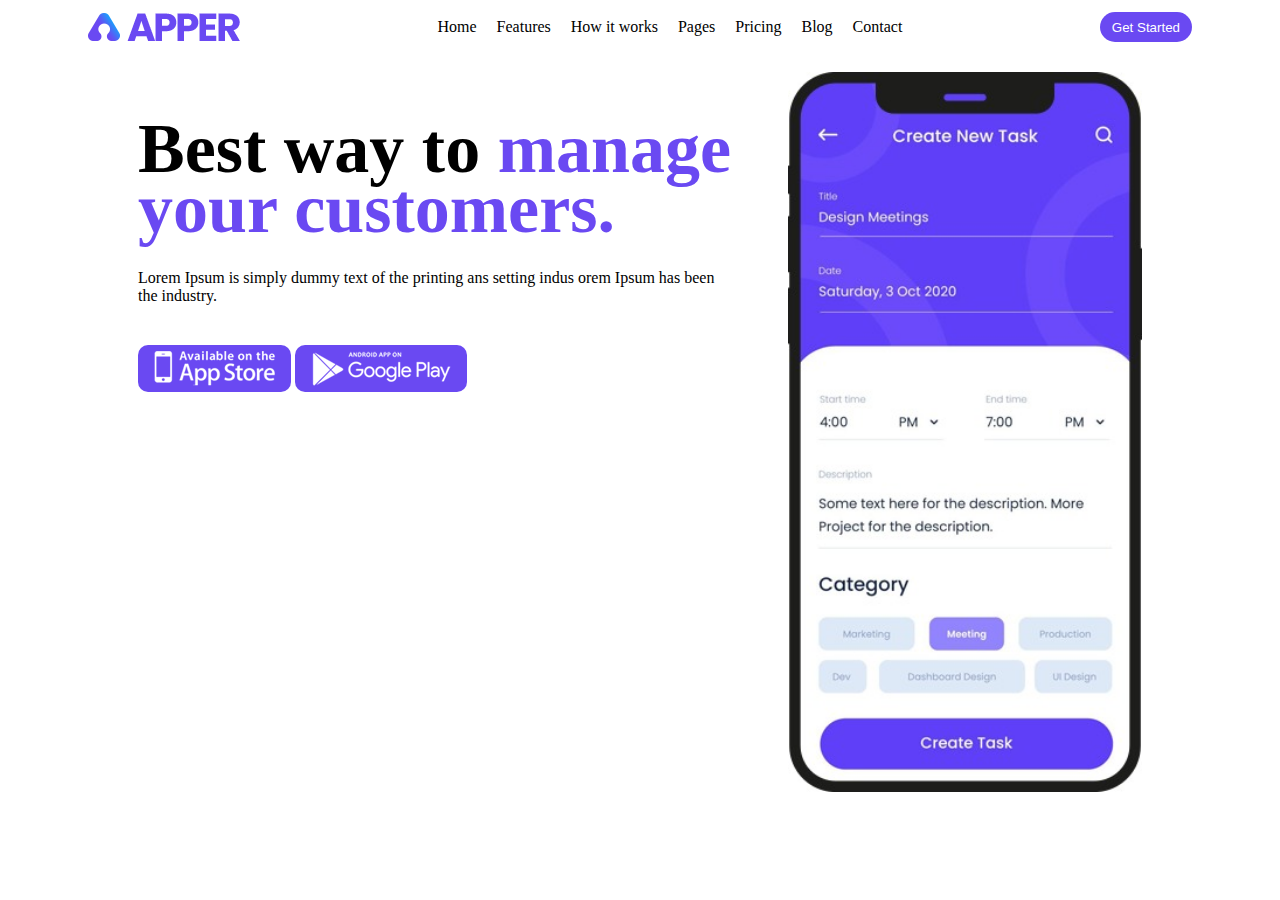
<file: 20241216/index.html>
<!DOCTYPE html>
<html lang="en">
<head>
    <meta charset="UTF-8">
    <meta name="viewport" content="width=device-width, initial-scale=1.0">
    <title>1216</title>
    <link rel="stylesheet" href="index.css">
</head>
<body>
    <nav class="navbar">
        <img src="./logo.png" alt="">
        <div class="navitems">
            <div>Home</div>
            <div>Features</div>
            <div>How it works</div>
            <div>Pages</div>
            <div>Pricing</div>
            <div>Blog</div>
            <div>Contact</div>
        </div>
        <button class="button">
            Get Started
        </button>
    </nav>

    <!-- hero Section -->

    <div class="herosection">
        <div >
            <h1 class="hero_heading">
                Best way to <span class="bcolor"> manage</span><br>
                 <span class="bcolor"> your customers. </span>
            </h1>
            <p class="hero_para">
                Lorem Ipsum is simply dummy text of the printing ans setting indus orem Ipsum has been the industry.
            </p>
            <div class="hero_bttn">
                <img class="downloadbutton" src="./a1.png" alt="">
                <img class="downloadbutton" src="./a2.png" alt="">
            </div>
        </div>

        <img class="rightsideimg" src="./img2.jpg" alt="">

    </div>
</body>
</html>
</file>
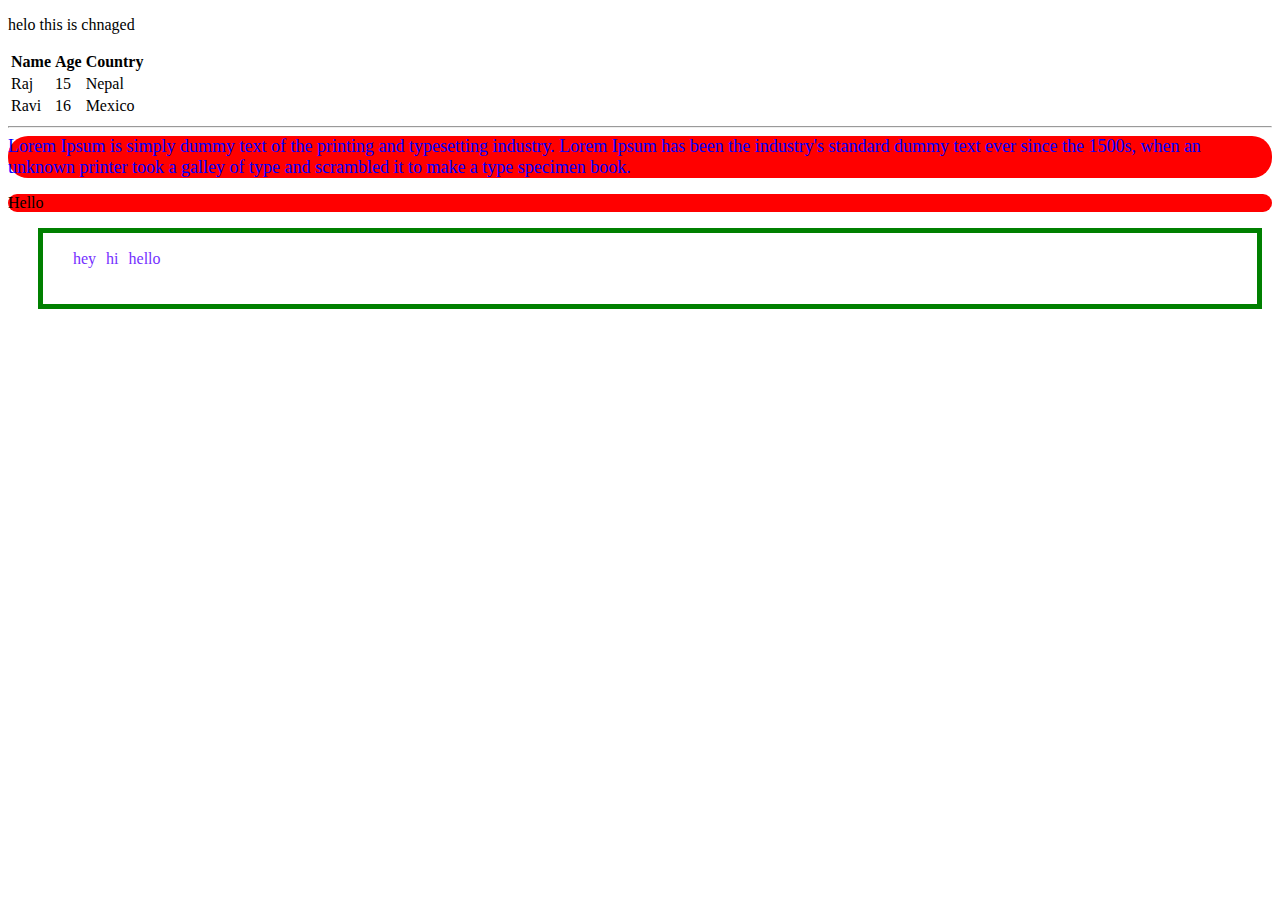
<file: day4.html>
<!DOCTYPE html>
<html lang="en">
<head>
  <meta charset="UTF-8">
  <meta name="viewport" content="width=device-width, initial-scale=1.0">
  <title>Day4</title>
  <link rel="stylesheet" href="./index.css">
</head>
<body>
  <p>helo this is chnaged</p>
  
  <table>
    <tr>
      <th>Name</th>
      <th>Age</th>
      <th>Country</th>
    </tr>
    <tr>
      <td>Raj</td>
      <td>15</td>
      <td>Nepal</td>
    </tr>
    <tr>
      <td> Ravi</td>
      <td> 16 </td>
      <td>Mexico</td>
    </tr>
  </table><hr>
  <div id="check" class="classdiv">
    Lorem Ipsum is simply dummy text of the printing and typesetting industry. 
    Lorem Ipsum has been the industry's standard dummy text ever since the 1500s, 
    when an unknown printer took a galley of type and scrambled it to make a type specimen book. 
    
  </div> 
  <p class = "classdiv">
    Hello
  </p>

  <div class="fclass">
    <p>hey</p>
    <p>hi </p>
    <p>hello</p>
  </div>
  
  <!-- <p id="test">
    Hello Test
  </p>
  
  <hr>
  <div id ="iddiv">
    It has survived not only five centuries, but also the leap into electronic typesetting, 
    remaining essentially unchanged. It was popularised in the 1960s with the release of 
    Letraset sheets containing Lorem Ipsum passages, and more recently with desktop publishing software 
    like Aldus PageMaker including versions of Lorem Ipsum.
  </div> -->
</body>
</html>
</file>
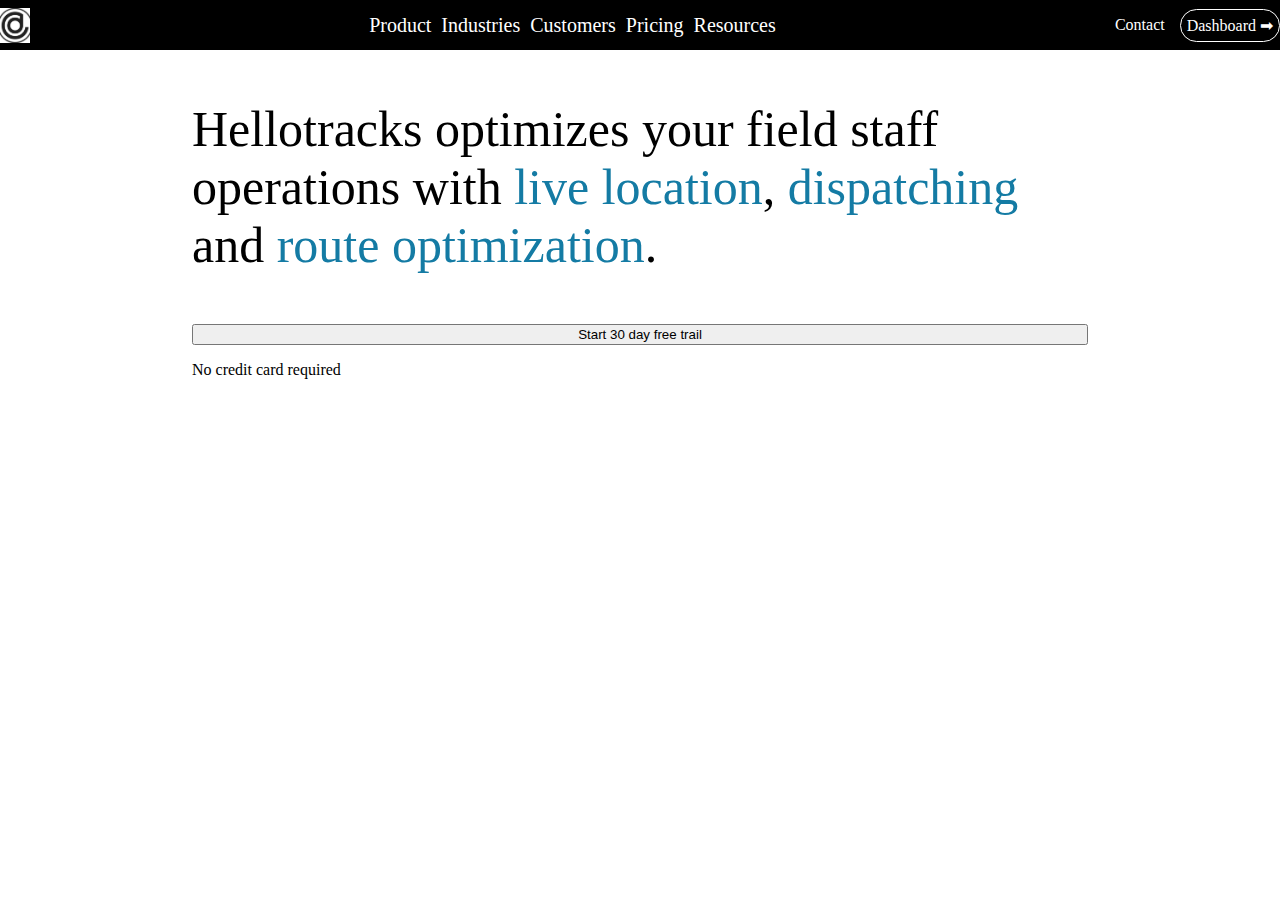
<file: day6.html>
<!DOCTYPE html>
<html lang="en">

<head>
    <meta charset="UTF-8">
    <meta name="viewport" content="width=device-width, initial-scale=1.0">
    <title>Day6</title>
    <link rel="stylesheet" href="./day6.css">
</head>

<body>
    <div class="navbar">

        <img class="logo" src="./hellotrackslogo.webp" alt="logo">

        <div class="schild">
            <p>Product</p>
            <p>Industries</p>
            <p>Customers</p>
            <p>Pricing</p>
            <p>Resources</p>
        </div>
        <div class="tchild">
            <p>Contact</p>
            <p class="dashbutton">Dashboard ➡ </p>
        </div>

    </div>

    <!-- starting Hero section -->
    <div class="mainhero">
        <p class="herotxt">
            Hellotracks optimizes your field staff operations with <span class="textblue">live location</span>,
            <span class="textblue">dispatching</span> and <span class="textblue">route optimization</span>.
        </p>
        <button>
            Start 30 day free trail
        </button>
        <p>
            No credit card required
        </p>
    
    </div>

    
</body>

</html>
</file>
<file: 20241216/index.css>
.body{
    background-color: #F6F4FE;
    margin: 0px;
    padding: 0px;
}
.navbar{
    display: flex;
    justify-content: space-between;
    align-items: center;
    margin-top: 12px;
    padding: 0px 80px;
}

.logoimg{
    height: 50px;
    width: 70px;
    object-fit: cover;
}

.navitems{
    display: flex;
    gap: 20px;
}

.button{
    height: 30px;
    border-radius: 50px;
    background-color: #6A49F2;
    color: white;
    padding: 2px 12px;
    border: none;
}

.herosection{
    display: flex;
    padding: 0px 100px;
    margin: 30px;
    gap: 50px;
}

.bcolor
{
    color: #6A49F2;
}

.hero_heading{
    font-size: 70px;
    line-height: 60px;
    margin-bottom: 30px;
}

.downloadbutton{
    background-color: #6A49F2;
    padding: 6px 16px;
    border-radius: 10px;
    object-fit: cover;
    cursor: pointer;
}
.downloadbutton:hover{
    background-color: blue;
    transition: all ease-in-out 0.5s;
}
.rightsideimg{
    height: 80vh;
}

.hero_bttn{
    margin-top: 40px;
}
</file>
<file: index.css>
.classdiv{
    background-color: red;
    border-radius: 20px;
}
#check{
    color: blue;
    font-family: 'Times New Roman', Times, serif;
    font-size: large;


}


.fclass{
    /* flex = block liyako lai eutai line ma linxa */
    display: flex;
    /* for spacing we use gap  between words*/
    gap: 10px; 
    /* border we have dotted, solid */
    border: 5px solid green;
    /* margin - spacing outside the box, padding - spacing inside the box*/
    /* padding: 50px;
    margin: 100px; */
    /*  yesari individually spacing dina milxa top bata clockwise*/
    margin: 1px 10px 20px 30px;
    padding: 1px 10px 20px 30px;
    color: rgb(116, 47, 255);

}

/* #iddiv{
    background-color: purple;
    font-family: sans-serif;
    color: white;
}

#test{
    color: rgb(117, 128, 0);
} */
</file>
<file: day6.css>
/* display:flex
align item: center
justify-content: space-between
these 3 are the most imp every CSS ma aauxa nai */

body{
    padding: 0px;
    margin: 0px;
}
.navbar{
    background-color: black;
    color: white;
    display: flex;
    justify-content: space-between;
    /* height diya paxi balla align item center le kaam garxa */
    height: 50px;
    align-items: center;
    /*incase height and align item garnus xaina vane we have alternative ways i.e. padding*/
    /* padding le sabbai i.e 3 otai item lai bich ma liayana so we are using height and align item */
    /* padding: 15px 30px 10px 30px;  */

}

.logo{
    height: 35px;
    width: 30px;
    object-fit: cover;
    /* overflow: hidden; */

}

.schild{
    display: flex;
    gap: 10px;
    /* font size default is 16 */
    font-size: 20px;
}

.tchild{
    display: flex;
    gap: 15px;
    align-items: center;
}

.dashbutton{
    border: 1px solid white;
    padding: 6px;
    border-radius: 50px;

}
.mainhero{
    /* vw-> vertical width */
    width: 70vw;
    margin: auto;
    /* wh->vertical height */
    display: flex;
    /* flex-direction -> flex ko direction dinxa */
    flex-direction: column;
}
.herotxt{
    font-size: 50px;
    /* margin: 80px 130px; */
}

.textblue{
    color: rgb(20, 123, 164);
}
</file>
